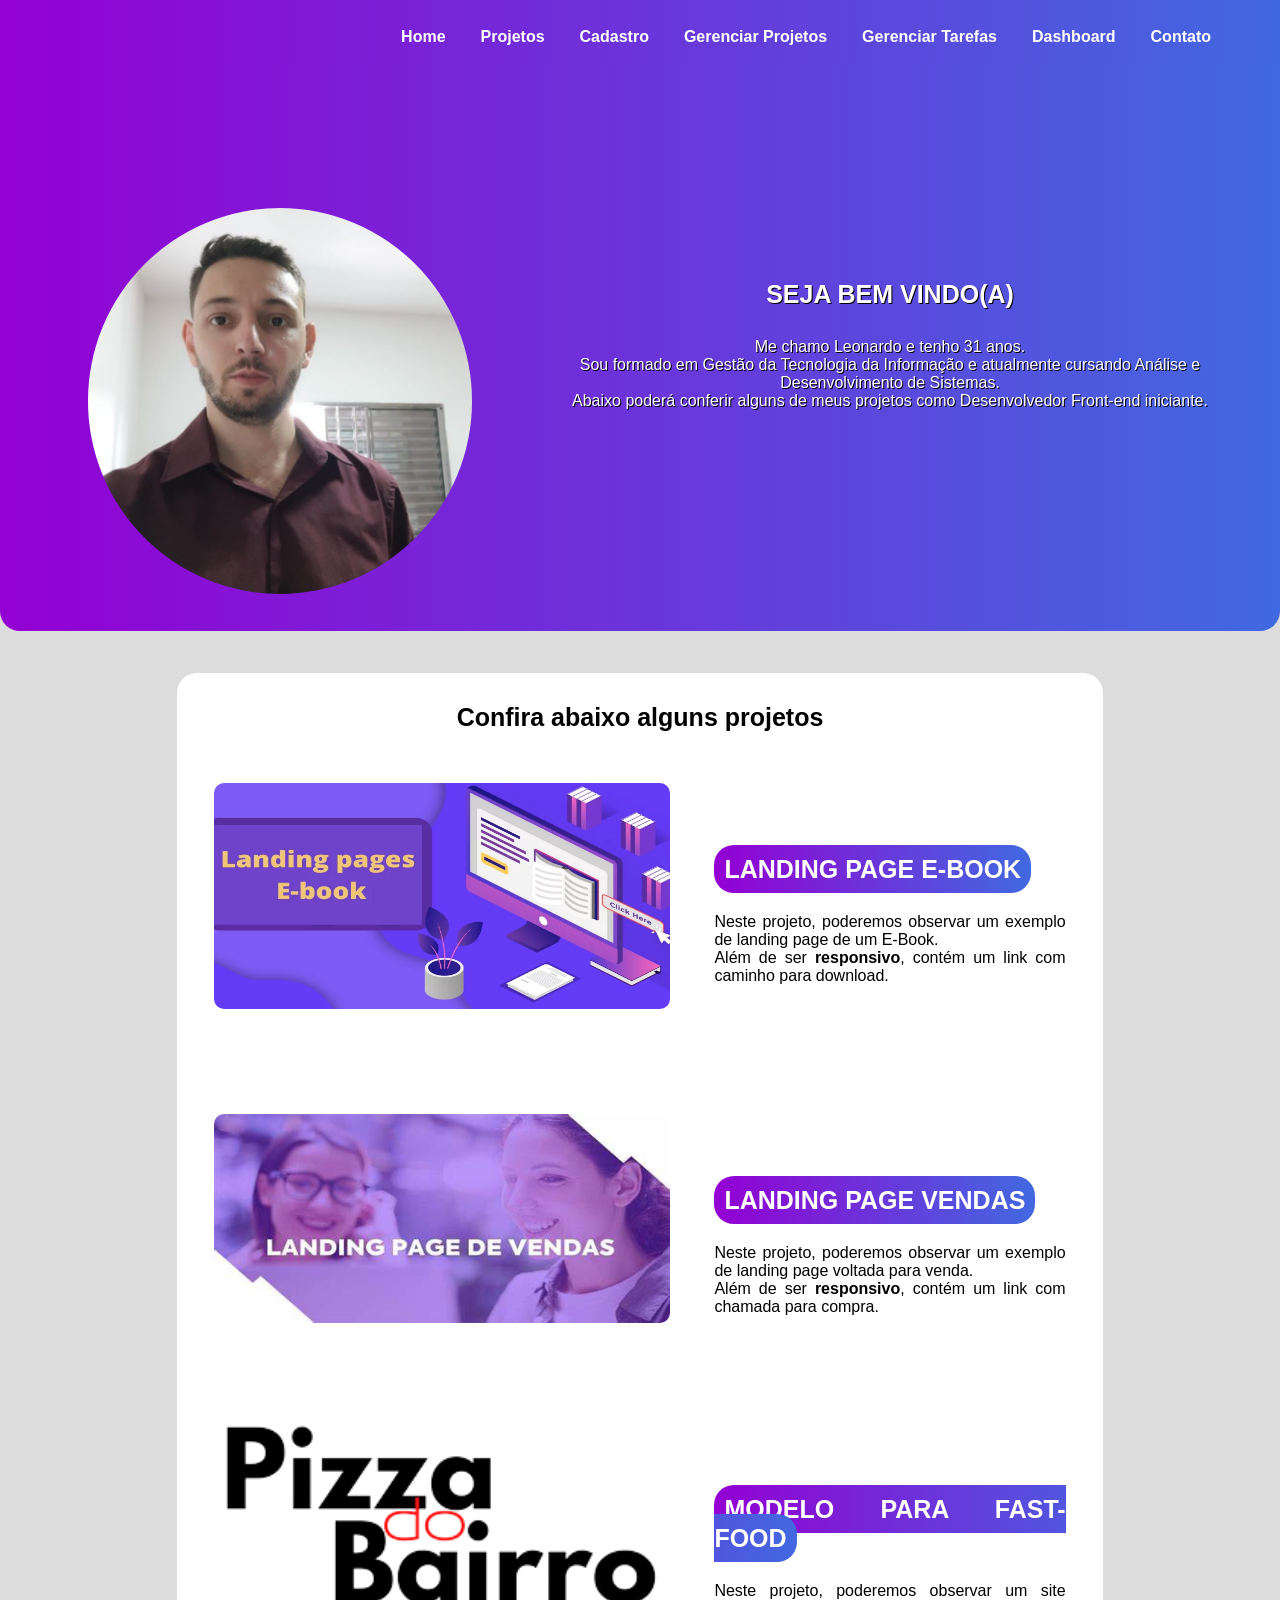
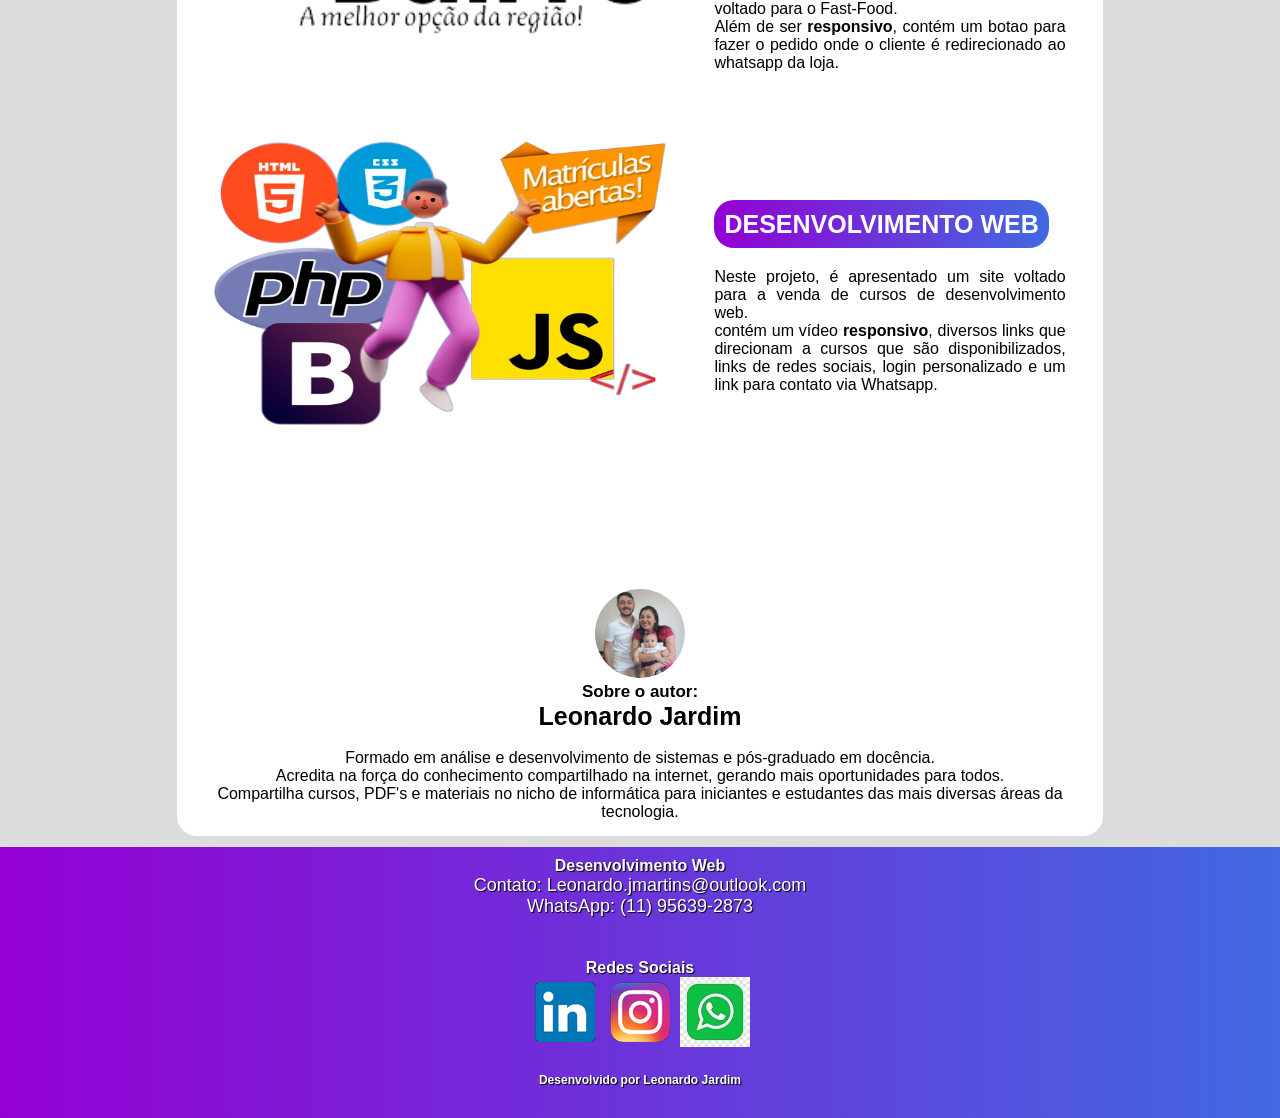
<file: index.html>
<!DOCTYPE html>
<html lang="pt-br">
<head>
	<meta charset="utf-8">
	<meta name="viewport" content="width=device-width, initial-scale=1">
	<link rel="stylesheet" type="text/css" href="css/estilo.css">
	<title>Portfolio</title>
	<style type="text/css">
		


	</style>
</head>

<body>

<header>
<a href="#Home"></a>
       
	

<nav>
    <a href="#">Home</a>
    <a href="#projetos">Projetos</a>
    <a href="cadastro.html">Cadastro</a>
    <a href="gerenciar-projetos.html">Gerenciar Projetos</a>
    <a href="gerenciar-tarefas.html">Gerenciar Tarefas</a>
    <a href="dashboard.html">Dashboard</a>
    <a href="#contato">Contato</a>
</nav>


</header>
<!-- AQUI VEM UM COMPLEMENTO AO TOPO-->
<section class="conteudo-corpo" id="grid-conteudo-corpo">

		<div class="grid-corpo">
			<div id="corpo" >
				<br>
				<img class="imagens-corpo" id="imagem-topo" src="img/leonardocapa.jpg" alt="Imagem topo TECTREINAMENTOS">
			</div>
		<div>
			
			<br><br><br><br><br>
			<h2><strong>SEJA BEM VINDO(A)</strong><br><br></h2>
			<p> Me chamo Leonardo e tenho 31 anos.<br>Sou formado em Gestão da Tecnologia da Informação e atualmente cursando Análise e Desenvolvimento de Sistemas.<br>
			Abaixo poderá conferir alguns de meus projetos como Desenvolvedor Front-end iniciante.</p>
		</div>
		<a href="#" id="projetos"></a>
		
		
	</div>
</section>
<br>



<!-- AQUI VEM O CONTEUDO PRINCIPAL-->

<br>
<section class="container">
	<h1><strong>Confira abaixo alguns projetos</strong></h1>
	<br>


	<section class="conteudo" id="grid-conteudo">

		<div class="grid-corpo">
			<div id="corpo" >
				<br>
				<img class="imagens-corpo" src="img/landingebook.webp" alt="Imagem Ebook">
			</div>
		<div>
			<br><br><br><br><br>
			<span class="projetos">
				<h2 class="titulo-topo"><strong><a class="link-titulo" href="https://leolandingpage.netlify.app/" target="_blank"> LANDING PAGE E-BOOK</a></strong><br><br></h2>
			<p> Neste projeto, poderemos observar um exemplo de landing page de um E-Book.<br>Além de ser <strong>responsivo</strong>, contém um link com caminho para download.<br></p>
			</span>
		</div>
		
		
	    </div>
    </section>
<br>
<section class="conteudo" id="grid-conteudo">

		<div class="grid-corpo">
			<div id="corpo" >
				<br>
				<img class="imagens-corpo" src="img/landingpagevenda.jpg" alt="Imagem Venda">
			</div>
		<div>
			<br><br><br><br><br>
			<span class="projetos">
				<h2 class="titulo-topo"><strong><a class="link-titulo" href="https://leolandingpagevendas.netlify.app/" target="_blank"> LANDING PAGE VENDAS</a></strong><br><br></h2>
			<p> Neste projeto, poderemos observar um exemplo de landing page voltada para venda.<br>Além de ser <strong>responsivo</strong>, contém um link com chamada para compra.<br></p>
			</span>
		</div>
		
		
	    </div>
    </section>
<br>
<section class="conteudo" id="grid-conteudo">

		<div class="grid-corpo">
			<div id="corpo" >
				<br>
				<img class="imagens-corpo" src="img/pizzaBairro.png" alt="Imagem Pizzaria">
			</div>
		<div>
			<br><br><br><br><br>
			<span class="projetos">
				<h2 class="titulo-topo"><strong><a class="link-titulo" href="https://leopizzabairro.netlify.app/" target="_blank"> MODELO PARA FAST-FOOD</a></strong><br><br></h2>
			<p> Neste projeto, poderemos observar um site voltado para o Fast-Food.<br>Além de ser <strong> responsivo</strong>, contém um botao para fazer o pedido onde o cliente é redirecionado ao whatsapp da loja.<br></p>
			</span>
		</div>
		
		
	    </div>
    </section>
<br>
<section class="conteudo" id="grid-conteudo">

		<div class="grid-corpo">
			<div id="corpo" >
				<br>
				<img class="imagens-corpo" src="img/boneco.png" alt="Imagem Venda Cursos">
			</div>
		<div>
			<br><br><br><br><br>
			<span class="projetos">
				<h2 class="titulo-topo"><strong><a class="link-titulo" href="https://cursosdevweb.netlify.app/" target="_blank"> DESENVOLVIMENTO WEB</a></strong><br><br></h2>
			<p> Neste projeto, é apresentado um site voltado para a venda de cursos de desenvolvimento web.<br>contém um vídeo <strong>responsivo</strong>, diversos links que direcionam a cursos que são disponibilizados, links de redes sociais, login personalizado e  um link para contato via Whatsapp.<br></p>
			</span>
		</div>
		
		
	    </div>
    </section>
<br>


	<br>

	
	


<a href="#" id="contato"></a>


	<br><br><br>
	<figure>
		<img class="imagens-site" id="prof" src="img/leonardoo.jpg" alt="Prof. Wagner Cardoso">
	</figure>
	<h3>Sobre o autor:</h3>
	<h2>Leonardo Jardim</h2>
	<br>
	<p>Formado em análise e desenvolvimento de sistemas e pós-graduado em docência.</p>
	<p>Acredita na força do conhecimento compartilhado na internet, gerando mais oportunidades para todos.</p>
	<p>Compartilha cursos, PDF's e materiais no nicho de informática para iniciantes e estudantes das mais diversas áreas da tecnologia.</p>
</section>
<br>

<footer>
	
	<h4>Desenvolvimento Web</h4>
	<p>Contato: Leonardo.jmartins@outlook.com</p>
	<p>WhatsApp: (11) 95639-2873</p>
	<br>
	<br>
	<h4>Redes Sociais</h4>
	<a href="https://www.linkedin.com/public-profile/settings?trk=d_flagship3_profile_self_view_public_profile" target="_blank" ><img src="img/linkedin.png" alt="LinkedIn" > </a>
	<a href="#"><img src="img/instagram.png" alt="Instagram" > </a>
	<a href="https://api.whatsapp.com/send?phone=5511956392873&text=Ol%C3%A1%20Leonardo,%20gostei%20do%20seu%20portf%C3%B3lio!" target="_blank" ><img src="img/whatsmidia.jpg" alt="Whatsapp" > </a>
	<br>
	<br>
	<h6>Desenvolvido por Leonardo Jardim</h6>
	<br>
</footer>

</body>

</html>
</file>
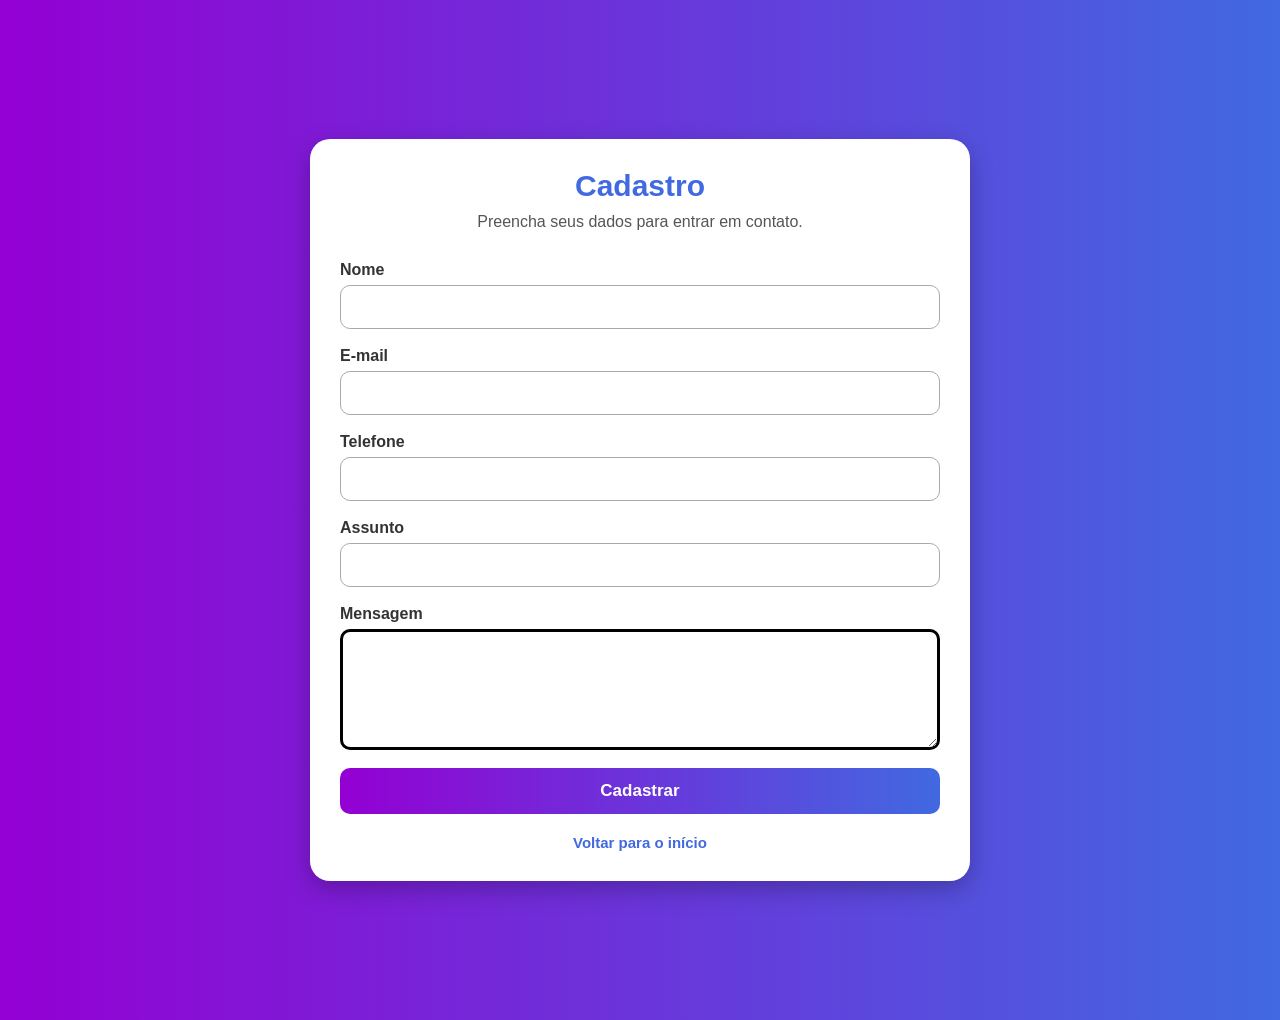
<file: cadastro.html>
<!DOCTYPE html>
<html lang="pt-BR">
<head>
    <meta charset="UTF-8">
    <meta name="viewport" content="width=device-width, initial-scale=1.0">
    <title>Cadastro | Leonardo Martins</title>

    <link rel="stylesheet" href="css/estilo.css">
</head>

<body>

    <main class="cadastro-container">
        <section class="cadastro-card">

            <h1>Cadastro</h1>
            <p>Preencha seus dados para entrar em contato.</p>

            <form id="form-cadastro">

                <div class="campo">
                    <label for="nome">Nome</label>
                    <input
                        type="text"
                        id="nome"
                        name="nome"
                        required
                    >
                </div>

                <div class="campo">
                    <label for="email">E-mail</label>
                    <input
                        type="email"
                        id="email"
                        name="email"
                        required
                    >
                </div>

                <div class="campo">
                    <label for="telefone">Telefone</label>
                    <input
                        type="tel"
                        id="telefone"
                        name="telefone"
                    >
                </div>

                <div class="campo">
                    <label for="assunto">Assunto</label>
                    <input
                        type="text"
                        id="assunto"
                        name="assunto"
                    >
                </div>

                <div class="campo">
                    <label for="mensagem">Mensagem</label>
                    <textarea
                        id="mensagem"
                        name="mensagem"
                        rows="5"
                        required
                    ></textarea>
                </div>

                <button type="submit">
                    Cadastrar
                </button>

                <p id="mensagem-status"></p>

            </form>

            <a href="index.html">Voltar para o início</a>

        </section>
    </main>

        <script src="cadastro.js"></script>
</body>
</html>
</file>
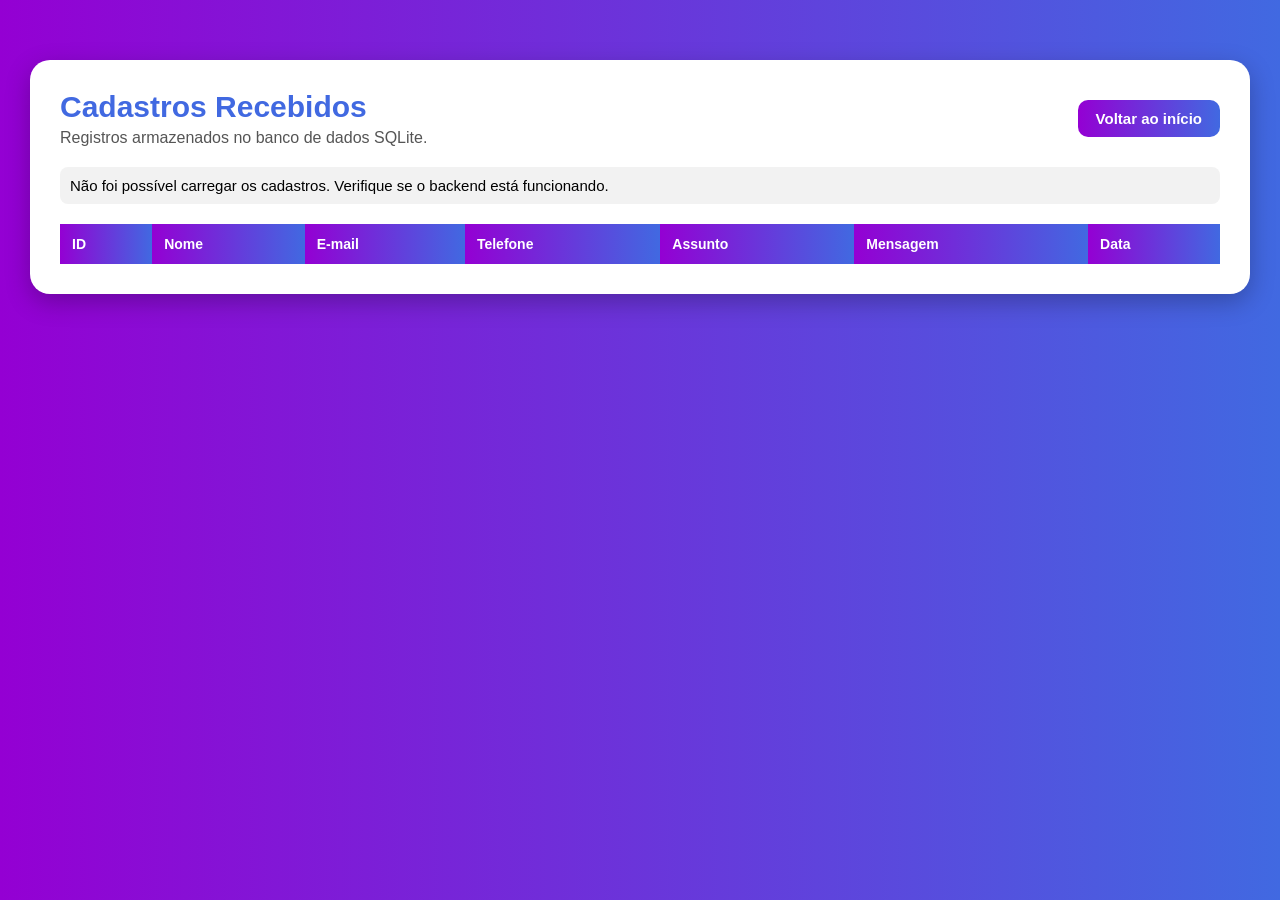
<file: contatos.html>
<!DOCTYPE html>
<html lang="pt-BR">

<head>
    <meta charset="UTF-8">
    <meta name="viewport" content="width=device-width, initial-scale=1.0">

    <title>Cadastros | Leonardo Martins</title>

    <link rel="stylesheet" href="css/estilo.css">
</head>

<body>

    <main class="consulta-container">

        <section class="consulta-card">

            <div class="consulta-topo">
                <div>
                    <h1>Cadastros Recebidos</h1>
                    <p>
                        Registros armazenados no banco de dados SQLite.
                    </p>
                </div>

                <a href="index.html">Voltar ao início</a>
            </div>

            <div id="status-consulta">
                Carregando cadastros...
            </div>

            <div class="tabela-container">

                <table id="tabela-contatos">

                    <thead>
                        <tr>
                            <th>ID</th>
                            <th>Nome</th>
                            <th>E-mail</th>
                            <th>Telefone</th>
                            <th>Assunto</th>
                            <th>Mensagem</th>
                            <th>Data</th>
                        </tr>
                    </thead>

                    <tbody id="lista-contatos">
                    </tbody>

                </table>

            </div>

        </section>

    </main>

    <script src="contatos.js"></script>

</body>

</html>
</file>
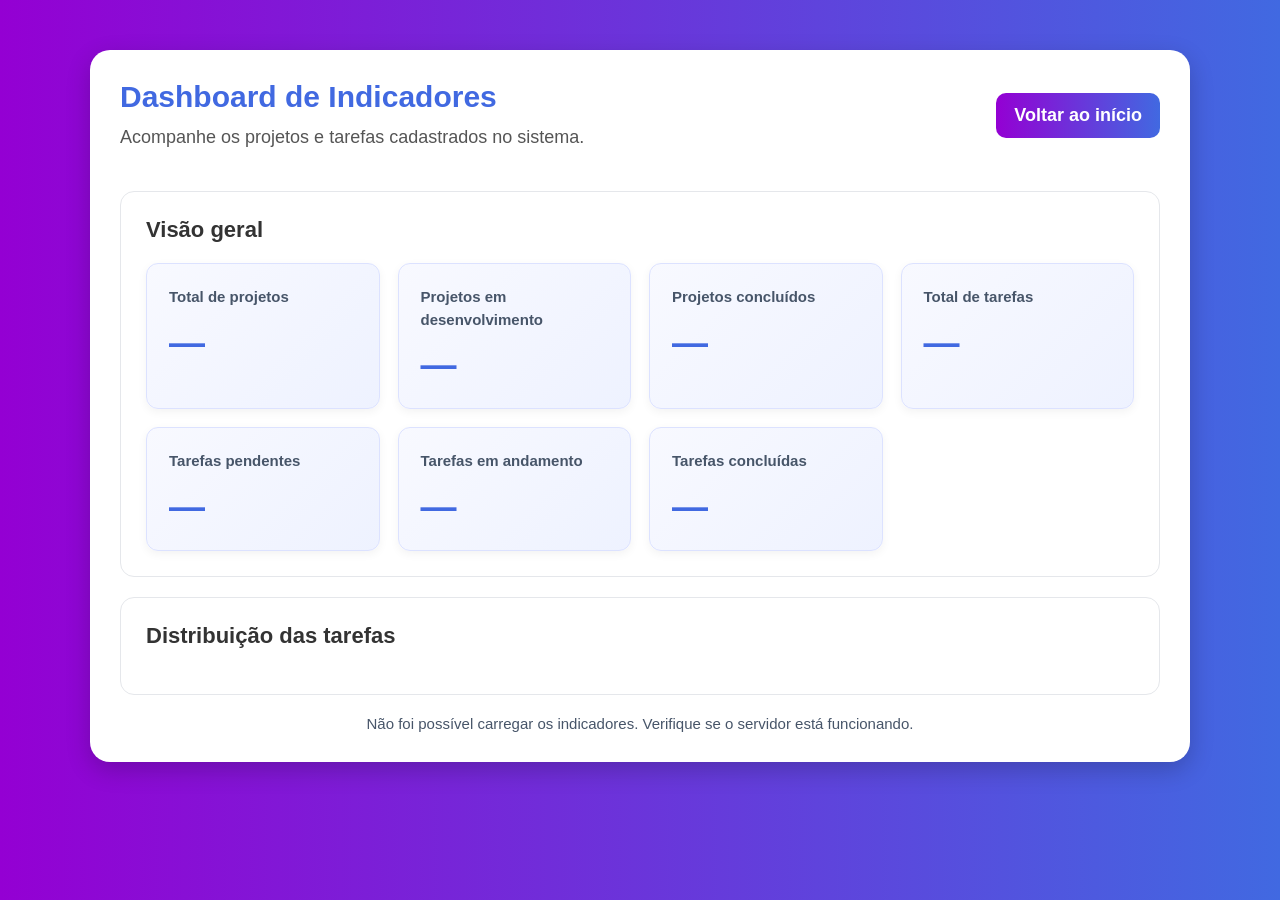
<file: dashboard.html>
<!DOCTYPE html>
<html lang="pt-BR">
<head>
    <meta charset="UTF-8">
    <meta name="viewport"
          content="width=device-width, initial-scale=1.0">

    <title>Dashboard | Leonardo Martins</title>

    <link rel="stylesheet" href="css/estilo.css">
</head>

<body>
    <main class="gerenciamento-container">
        <section class="gerenciamento-card">

            <header class="gerenciamento-topo">
                <div>
                    <h1>Dashboard de Indicadores</h1>
                    <p>
                        Acompanhe os projetos e tarefas
                        cadastrados no sistema.
                    </p>
                </div>

                <a href="index.html" class="voltar-inicio">
                    Voltar ao início
                </a>
            </header>

            <section class="dashboard-resumo"
                     aria-label="Indicadores gerais">

                <h2>Visão geral</h2>

                <div class="dashboard-cards">

                    <article class="dashboard-card">
                        <h3>Total de projetos</h3>
                        <p id="total-projetos">—</p>
                    </article>

                    <article class="dashboard-card">
                        <h3>Projetos em desenvolvimento</h3>
                        <p id="projetos-desenvolvimento">—</p>
                    </article>

                    <article class="dashboard-card">
                        <h3>Projetos concluídos</h3>
                        <p id="projetos-concluidos">—</p>
                    </article>

                    <article class="dashboard-card">
                        <h3>Total de tarefas</h3>
                        <p id="total-tarefas">—</p>
                    </article>

                    <article class="dashboard-card">
                        <h3>Tarefas pendentes</h3>
                        <p id="tarefas-pendentes">—</p>
                    </article>

                    <article class="dashboard-card">
                        <h3>Tarefas em andamento</h3>
                        <p id="tarefas-andamento">—</p>
                    </article>

                    <article class="dashboard-card">
                        <h3>Tarefas concluídas</h3>
                        <p id="tarefas-concluidas">—</p>
                    </article>

                </div>
            </section>

            <section class="dashboard-graficos">
                <h2>Distribuição das tarefas</h2>

                <div id="grafico-tarefas"
                     aria-label="Gráfico de tarefas por status">
                </div>
            </section>

            <p id="mensagem-dashboard"
               role="status"
               aria-live="polite">
                Aguardando carregamento...
            </p>

        </section>
    </main>

    <script src="dashboard.js"></script>
</body>
</html>
</file>
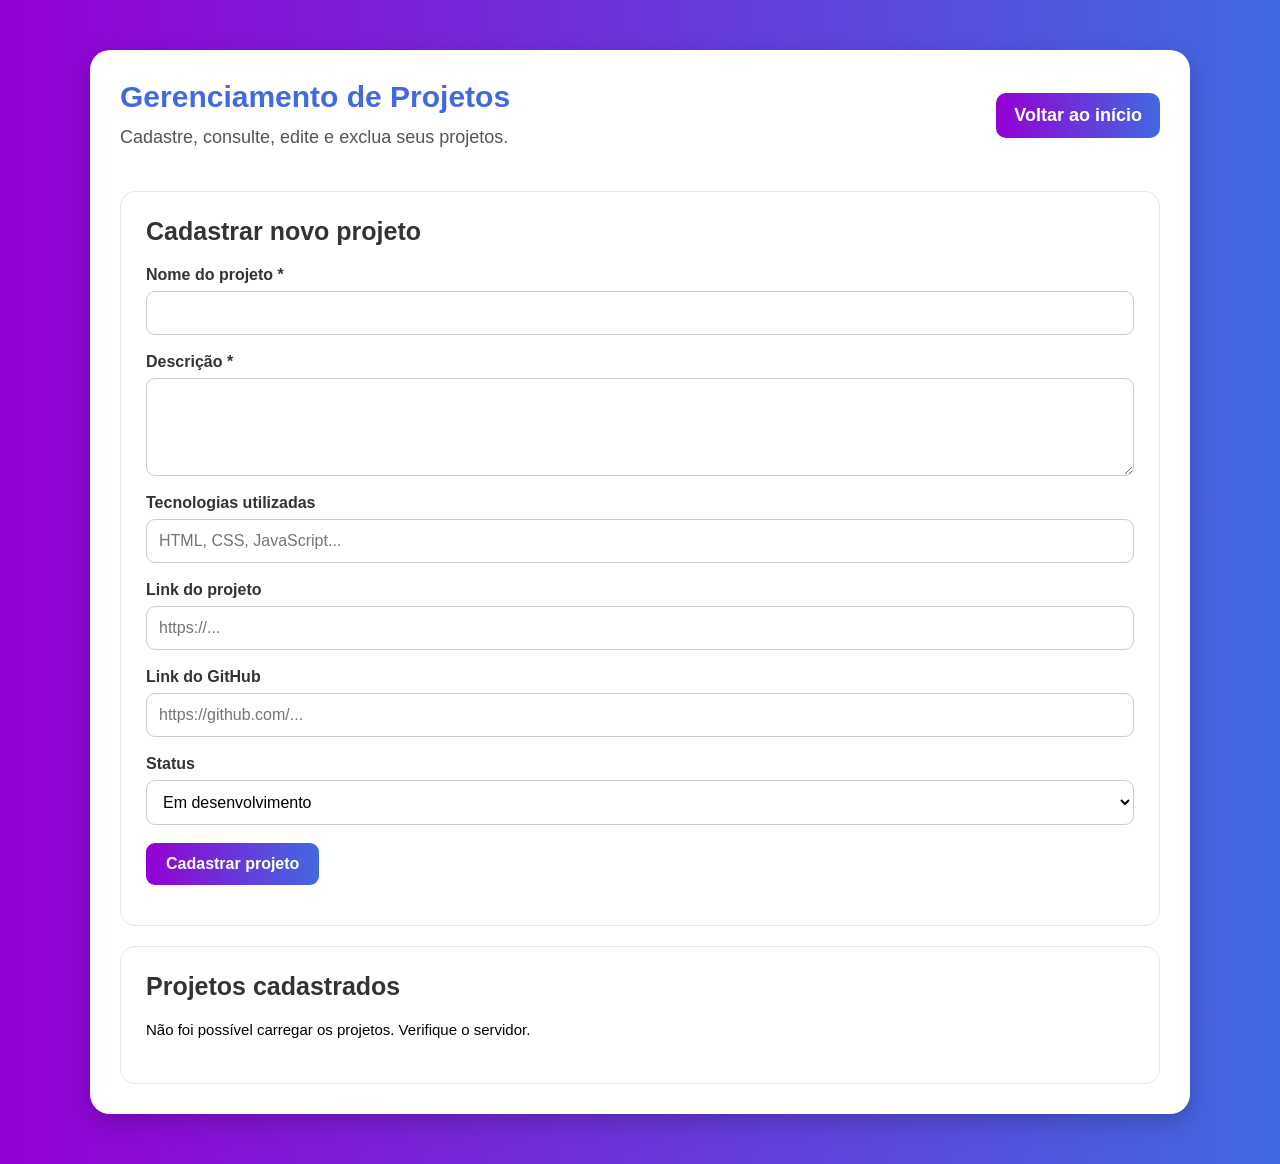
<file: gerenciar-projetos.html>
<!DOCTYPE html>
<html lang="pt-BR">
<head>
    <meta charset="UTF-8">
    <meta name="viewport"
          content="width=device-width, initial-scale=1.0">

    <title>Gerenciar Projetos | Leonardo Martins</title>

    <link rel="stylesheet" href="css/estilo.css">
</head>

<body>

    <main class="gerenciamento-container">

        <section class="gerenciamento-card">

            <header class="gerenciamento-topo">
                <div>
                    <h1>Gerenciamento de Projetos</h1>
                    <p>
                        Cadastre, consulte, edite e exclua
                        seus projetos.
                    </p>
                </div>

                <a href="index.html" class="voltar-inicio">
                    Voltar ao início
                </a>
            </header>

            <!-- FORMULÁRIO DE PROJETOS -->

            <section class="projeto-formulario">

                <h2 id="titulo-formulario">
                    Cadastrar novo projeto
                </h2>

                <form id="form-projeto">

                    <input type="hidden" id="projeto-id">

                    <div class="campo">
                        <label for="nome-projeto">
                            Nome do projeto *
                        </label>

                        <input
                            type="text"
                            id="nome-projeto"
                            required
                        >
                    </div>

                    <div class="campo">
                        <label for="descricao-projeto">
                            Descrição *
                        </label>

                        <textarea
                            id="descricao-projeto"
                            rows="4"
                            required
                        ></textarea>
                    </div>

                    <div class="campo">
                        <label for="tecnologias-projeto">
                            Tecnologias utilizadas
                        </label>

                        <input
                            type="text"
                            id="tecnologias-projeto"
                            placeholder="HTML, CSS, JavaScript..."
                        >
                    </div>

                    <div class="campo">
                        <label for="link-projeto">
                            Link do projeto
                        </label>

                        <input
                            type="url"
                            id="link-projeto"
                            placeholder="https://..."
                        >
                    </div>

                    <div class="campo">
                        <label for="link-github">
                            Link do GitHub
                        </label>

                        <input
                            type="url"
                            id="link-github"
                            placeholder="https://github.com/..."
                        >
                    </div>

                    <div class="campo">
                        <label for="status-projeto">
                            Status
                        </label>

                        <select id="status-projeto">
                            <option value="Em desenvolvimento">
                                Em desenvolvimento
                            </option>

                            <option value="Concluído">
                                Concluído
                            </option>
                        </select>
                    </div>

                    <div class="acoes-formulario">

                        <button type="submit" id="btn-salvar">
                            Cadastrar projeto
                        </button>

                        <button
                            type="button"
                            id="btn-cancelar"
                            hidden
                        >
                            Cancelar edição
                        </button>

                    </div>

                    <p id="mensagem-projeto"
                       role="status"
                       aria-live="polite"></p>

                </form>

            </section>

            <!-- LISTAGEM DE PROJETOS -->

            <section class="projetos-cadastrados">

                <h2>Projetos cadastrados</h2>

                <p id="status-listagem"
                   role="status"
                   aria-live="polite">
                    Aguardando carregamento...
                </p>

                <div id="lista-projetos"
                     class="lista-projetos">
                </div>

            </section>

        </section>

    </main>

    <script src="gerenciar-projetos.js"></script>

</body>
</html>
</file>
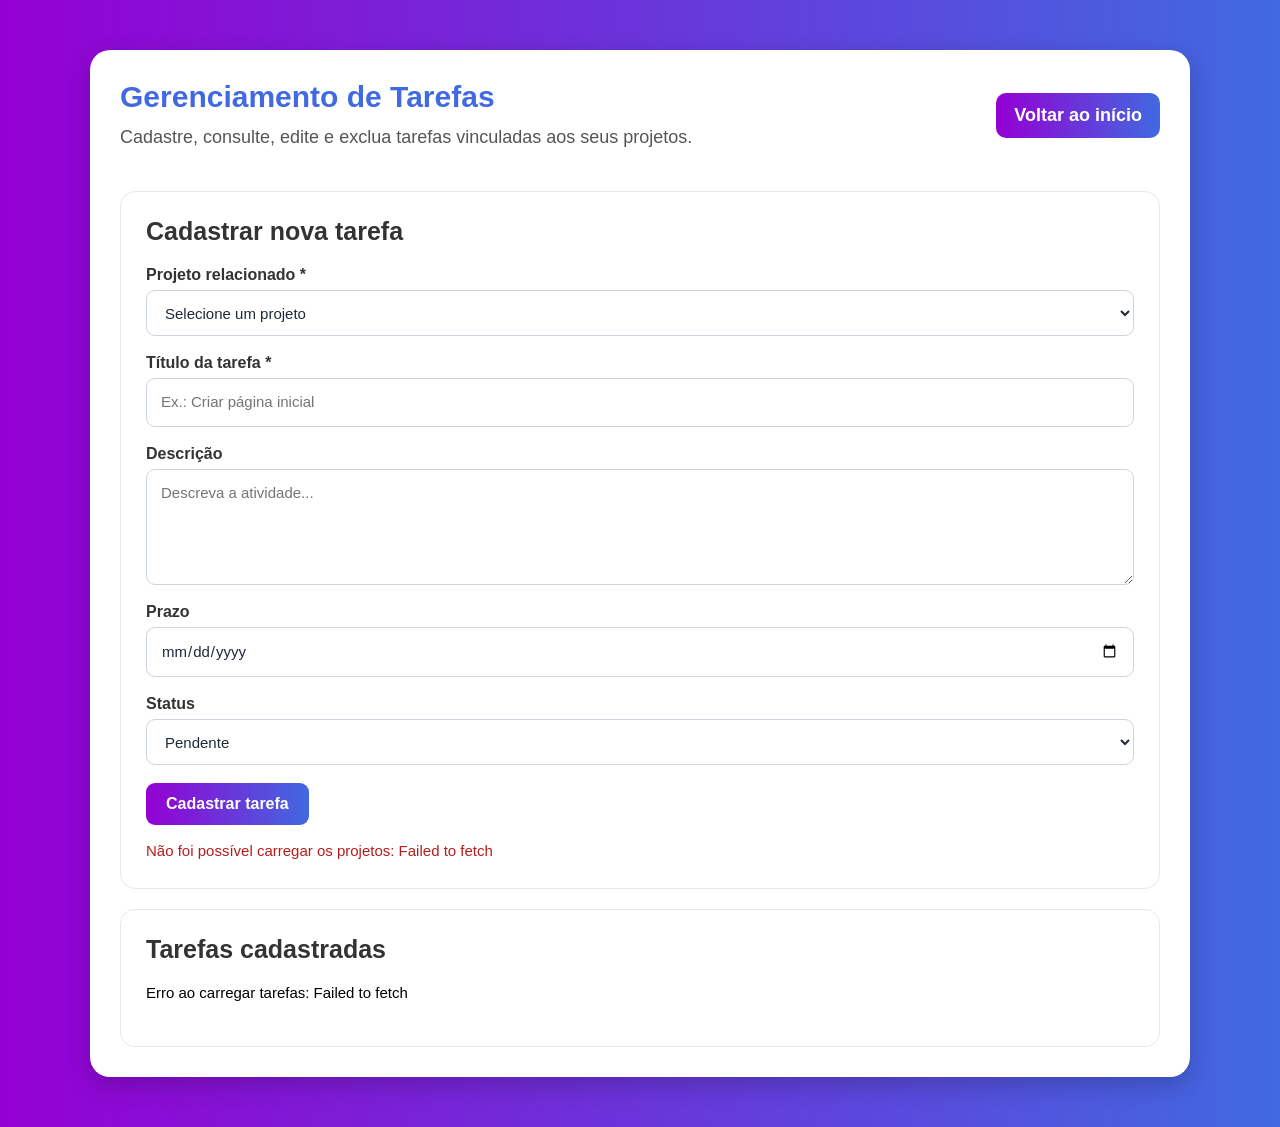
<file: gerenciar-tarefas.html>
<!DOCTYPE html>
<html lang="pt-BR">
<head>
    <meta charset="UTF-8">
    <meta name="viewport"
          content="width=device-width, initial-scale=1.0">

    <title>Gerenciar Tarefas | Leonardo Martins</title>

    <link rel="stylesheet" href="css/estilo.css">
</head>

<body>

    <main class="gerenciamento-container">

        <section class="gerenciamento-card">

            <header class="gerenciamento-topo">
                <div>
                    <h1>Gerenciamento de Tarefas</h1>
                    <p>
                        Cadastre, consulte, edite e exclua
                        tarefas vinculadas aos seus projetos.
                    </p>
                </div>

                <a href="index.html" class="voltar-inicio">
                    Voltar ao início
                </a>
            </header>

            <!-- FORMULÁRIO DE TAREFAS -->

            <section class="projeto-formulario">

                <h2 id="titulo-formulario">
                    Cadastrar nova tarefa
                </h2>

                <form id="form-tarefa">

                    <input type="hidden" id="tarefa-id">

                    <div class="campo">
                        <label for="projeto-tarefa">
                            Projeto relacionado *
                        </label>

                        <select id="projeto-tarefa" required>
                            <option value="">
                                Selecione um projeto
                            </option>
                        </select>
                    </div>

                    <div class="campo">
                        <label for="titulo-tarefa">
                            Título da tarefa *
                        </label>

                        <input
                            type="text"
                            id="titulo-tarefa"
                            placeholder="Ex.: Criar página inicial"
                            required
                        >
                    </div>

                    <div class="campo">
                        <label for="descricao-tarefa">
                            Descrição
                        </label>

                        <textarea
                            id="descricao-tarefa"
                            rows="4"
                            placeholder="Descreva a atividade..."
                        ></textarea>
                    </div>

                    <div class="campo">
                        <label for="prazo-tarefa">
                            Prazo
                        </label>

                        <input
                            type="date"
                            id="prazo-tarefa"
                        >
                    </div>

                    <div class="campo">
                        <label for="status-tarefa">
                            Status
                        </label>

                        <select id="status-tarefa">
                            <option value="Pendente">
                                Pendente
                            </option>

                            <option value="Em andamento">
                                Em andamento
                            </option>

                            <option value="Concluída">
                                Concluída
                            </option>
                        </select>
                    </div>

                    <div class="acoes-formulario">

                        <button type="submit" id="btn-salvar">
                            Cadastrar tarefa
                        </button>

                        <button
                            type="button"
                            id="btn-cancelar"
                            hidden
                        >
                            Cancelar edição
                        </button>

                    </div>

                    <p id="mensagem-tarefa"
                       role="status"
                       aria-live="polite"></p>

                </form>

            </section>

            <!-- LISTAGEM DE TAREFAS -->

            <section class="projetos-cadastrados">

                <h2>Tarefas cadastradas</h2>

                <p id="status-listagem"
                   role="status"
                   aria-live="polite">
                    Aguardando carregamento...
                </p>

                <div id="lista-tarefas"
                     class="lista-projetos">
                </div>

            </section>

        </section>

    </main>

    <script src="gerenciar-tarefas.js"></script>

</body>
</html>
</file>
<file: css/estilo.css>
/*AQUI INICIAMOS A ESTRUTURA*/
        *{
			margin: 0;
			border: 0;
			padding:0;

		}
		html{
			font-family: arial;
			font-size: 62.5%;
		}
		body{
			background-color: #dcdcdc;
		}
		header{
			background: linear-gradient(to left, #4169E1, #9400D3);
			color: #fff;
			font-size: 1.8rem;
			padding: 0.5rem;
			padding-top: 2rem;
			position: fixed;
			width: 100%;
			z-index: 1;


			

		}
		@media(min-width: 300px) and (max-width: 820px){
			header{
			background: linear-gradient(to left, #4169E1, #9400D3);
			color: #fff;
			text-align: center;
			font-size: 1.6rem;
			padding: 0.5rem;
			padding-top: 1rem;
			position: fixed;
			width: 100%;
			height: 100px;
			z-index: 1;



		}
		}
		footer{
			background: linear-gradient(to left, #4169E1, #9400D3);
			color: #fff;
			font-size: 1.8rem;
			padding: 1rem;
			text-align: center;
			text-shadow: 1px 1px 1px #000;
		}
		.conteudo{
			font-size: 1.6rem;
			background-color: #fff;
			padding: 1.5rem;
			margin: 0 auto;
			text-align: justify;
			max-width: 95%;
		}
		.conteudo-corpo{
			background: linear-gradient(to left, #4169E1, #9400D3);
			font-size: 1.6rem;
			background-color: #fff;
			padding: 1.5rem;
			margin: 0 auto;
			text-align: justify;
			max-width: 100%;
			padding-top: 19rem;

		}
		@media(min-width: 300px) and (max-width: 820px){
			.conteudo-corpo{
			background: linear-gradient(to left, #4169E1, #9400D3);
			font-size: 1.6rem;
			background-color: #fff;
			padding: 1.5rem;
			margin: 0 auto;
			text-align: justify;
			max-width: 100%;
			padding-top: 18rem;

		}
		}
		.container{
			font-size: 1.6rem;
			background-color: #fff;
			padding: 1.5rem;
			margin: 0 auto;
			margin-top: 2rem;
			text-align: center;
			max-width: 70%;
			padding-top: 3rem;
			position: relative;
			border-radius: 20px;
		}
		@media(min-width: 300px) and (max-width: 820px){
			.container{
			font-size: 1.6rem;
			background-color: #fff;
			padding: 1.5rem;
			margin: 0 auto;
			margin-top: 9rem;
			text-align: center;
			max-width: 90%;
			padding-top: 3rem;
			border-radius: 20px;
		}

		}
		/*AQUI INICIAMOS AS FONTES DO SITE*/

		h1{
			font-size: 2.5rem;
		}

		h2{
			font-size: 2.5rem;

		}
		h2.titulo-topo{
			font-size: 2.5rem;
			color: rgb(0, 0, 155);

		}

		h3{
			font-size: 1.7rem;
		}

		h4{
			font-size: 1.6rem;
		}
		.projetos{
			color: #000;
			text-shadow: none;


		}

         /*CONTROLE DE IMAGENS*/  
		figure{
			text-align: center;
		}
		
		.imagens-site{
			border-radius: 5px;
			width: 20%;
			height: 5%;
		}
		@media(min-width: 300px) and (max-width: 820px){
			.imagens-site{
			border-radius: 5px;
			width: 90%;
			height: 70%;
		}
		}
		.imagens-corpo{
			width: 95%;
			height: 80%;
			border-radius: 10px

		}
		#prof{
			border-radius: 100%;
			width: 10%;
			height: 2.5%;
		}
		@media(min-width: 300px) and (max-width: 820px){
			#prof{
			border-radius: 100%;
			width: 60%;
			height: 40%;
		}

		}
		#imagem-topo{
			border-radius: 100%;
			width: 80%;
			height: 95%;
		}
		@media(min-width: 300px) and (max-width: 820px){
			#imagem-topo{
			border-radius: 100%;
			width: 65%;
			height: 85%;
		}

		}
		
		

			
			
		
		/*CONTROLES DE GRIDS*/
		#grid-conteudo{
			background-color: #fff;
			color: #000;
		}
		.grid{
			display: grid;
			grid-template-columns: repeat(auto-fill,minmax(300px, 1fr));
			grid-gap: 1px;
			max-width: 1200px;
			margin: 0 auto;
		}
		.grid div{
			background-color: #fff;
			text-align: center;
			padding: 2px;


		}
		/* AQUI INICIA A CONFIGURAÇÃO DE GRIDS PARA  TOPO */
		#grid-conteudo-corpo{
			text-align: center;
			border-radius: 20px;

		}
		.grid-corpo{
			display: grid;
			grid-template-columns: 480px 1fr;
			grid-gap: 20px;
			max-width: 1200px;
			margin: 0 auto;
			color: #fff;
			text-shadow: 1px 1px #000;
		}
		@media(min-width: 300px) and (max-width: 820px){
			.grid-corpo{
			display: grid;
			grid-template-columns: repeat(auto-fill,minmax(300px, 1fr));
			grid-gap: 1px;
			max-width: 1200px;
			margin: 0 auto;
			color: #fff;
			text-shadow: 1px 1px #000;
		}
		}
		.grid div#corpo{
			text-align: center;
			padding: 1px;
			padding-bottom: 5px;


		}
		/*AQUI INICIA A CONFIGURAÇÃO DE FORMULARIO*/
		#formulario{
			background-color: #dcdcdc;
		}
		input{
			border: solid;
			padding: 5px;
			border-radius: 10px;
			font-size: 1.8rem;
		}
		#mensagem{
			border: solid;
			padding: 5px;
			border-radius: 10px;
			font-size: 1.8rem;
		}
		#btn-limpar{
			background-color: #ff0000;
			color: #fff;
			text-align: center;
			padding: 5px;
			font-weight: bold;

		}
		#btn-enviar{
			background-color: #008000;
			color: #fff;
			text-align: center;
			padding: 5px;
			font-weight: bold;
		}
		nav{
			text-align: right;
			font-size: 1.6rem;
			word-spacing: 10px;
			margin-right: 5%;
			padding-bottom: 5px;

		}
		@media(min-width: 300px) and (max-width: 820px){
			nav{
			text-align: center;
			font-size: 1.6rem;
			word-spacing: 5px;
			padding-bottom: 1px;

		}
		}
		a{
			text-decoration: none;
			color: #fff;
			font-weight: bold;
			

		}
		a:hover{
			color: #000;
			
			

		}
		a.link-titulo{
			font-size: 2.5rem;
			color: #fff;
			background: linear-gradient(to left, #4169E1, #9400D3);
			border-radius: 20px;
			padding: 10px;
		}
		@media(min-width: 300px) and (max-width: 820px){
			a.link-titulo{
			font-size: 1.8rem;
			color: #fff;
			background: linear-gradient(to left, #4169E1, #9400D3);
			border-radius: 20px;
			padding: 10px;
		}
		}


		a:hover.link-titulo{
			color:#000;
			text-decoration: underline;
		}

		/* =====================================================
   PÁGINA DE CADASTRO
===================================================== */

.cadastro-container {
	min-height: 100vh;
	display: flex;
	justify-content: center;
	align-items: center;
	padding: 6rem 2rem;
	background: linear-gradient(to left, #4169E1, #9400D3);
}

.cadastro-card {
	width: 100%;
	max-width: 600px;
	background-color: #fff;
	padding: 3rem;
	border-radius: 20px;
	box-shadow: 0 8px 25px rgba(0, 0, 0, 0.25);
	color: #000;
}

.cadastro-card h1 {
	font-size: 3rem;
	text-align: center;
	color: #4169E1;
	margin-bottom: 1rem;
}

.cadastro-card > p {
	font-size: 1.6rem;
	text-align: center;
	margin-bottom: 3rem;
	color: #555;
}

#form-cadastro {
	width: 100%;
}

.campo {
	display: flex;
	flex-direction: column;
	margin-bottom: 1.8rem;
}

.campo label {
	font-size: 1.6rem;
	font-weight: bold;
	margin-bottom: 0.6rem;
	color: #333;
}

/* Sobrescreve o input global apenas dentro do cadastro */
.cadastro-card input,
.cadastro-card textarea {
	width: 100%;
	box-sizing: border-box;
	border: 1px solid #aaa;
	padding: 1.2rem;
	border-radius: 10px;
	font-size: 1.6rem;
	font-family: Arial, sans-serif;
	background-color: #fff;
}

.cadastro-card input:focus,
.cadastro-card textarea:focus {
	outline: none;
	border-color: #4169E1;
	box-shadow: 0 0 5px rgba(65, 105, 225, 0.4);
}

.cadastro-card textarea {
	resize: vertical;
	min-height: 120px;
}

/* Botão principal */
#form-cadastro button {
	width: 100%;
	border: none;
	padding: 1.3rem;
	border-radius: 10px;
	font-size: 1.7rem;
	font-weight: bold;
	color: #fff;
	background: linear-gradient(to left, #4169E1, #9400D3);
	cursor: pointer;
	transition: 0.3s;
}

#form-cadastro button:hover {
	transform: translateY(-2px);
	box-shadow: 0 5px 12px rgba(0, 0, 0, 0.25);
}

/* Mensagem de retorno do backend */
#mensagem-status {
	margin-top: 1.5rem;
	font-size: 1.5rem;
	text-align: center;
}

/*
Seu CSS geral define todos os links como brancos.
Aqui mudamos somente o link da página de cadastro.
*/
.cadastro-card > a {
	display: block;
	margin-top: 2rem;
	text-align: center;
	font-size: 1.5rem;
	color: #4169E1;
	text-decoration: none;
}

.cadastro-card > a:hover {
	color: #9400D3;
	text-decoration: underline;
}

/* RESPONSIVO */
@media (min-width: 300px) and (max-width: 820px) {

	.cadastro-container {
		padding: 3rem 1.5rem;
		align-items: flex-start;
	}

	.cadastro-card {
		margin-top: 3rem;
		padding: 2rem;
		border-radius: 15px;
	}

	.cadastro-card h1 {
		font-size: 2.5rem;
	}

	.cadastro-card > p {
		font-size: 1.5rem;
	}

	.campo label {
		font-size: 1.5rem;
	}

	.cadastro-card input,
	.cadastro-card textarea {
		font-size: 1.5rem;
	}
}

/* =====================================================
   CONSULTA DE CADASTROS
===================================================== */

.consulta-container {
	min-height: 100vh;
	padding: 6rem 3rem;
	background: linear-gradient(to left, #4169E1, #9400D3);
	box-sizing: border-box;
}

.consulta-card {
	max-width: 1400px;
	margin: 0 auto;
	background-color: #fff;
	padding: 3rem;
	border-radius: 20px;
	box-shadow: 0 8px 25px rgba(0, 0, 0, 0.25);
}

.consulta-topo {
	display: flex;
	justify-content: space-between;
	align-items: center;
	gap: 2rem;
	margin-bottom: 2rem;
}

.consulta-topo h1 {
	font-size: 3rem;
	color: #4169E1;
	margin-bottom: 0.5rem;
}

.consulta-topo p {
	font-size: 1.6rem;
	color: #555;
}

.consulta-topo a {
	background: linear-gradient(to left, #4169E1, #9400D3);
	color: #fff;
	padding: 1rem 1.8rem;
	border-radius: 10px;
	font-size: 1.5rem;
	white-space: nowrap;
}

.consulta-topo a:hover {
	color: #fff;
	opacity: 0.85;
}

#status-consulta {
	font-size: 1.5rem;
	margin: 2rem 0;
	padding: 1rem;
	background-color: #f2f2f2;
	border-radius: 8px;
}

/* Permite rolagem horizontal em telas pequenas */
.tabela-container {
	width: 100%;
	overflow-x: auto;
}

#tabela-contatos {
	width: 100%;
	border-collapse: collapse;
	font-size: 1.4rem;
	background-color: #fff;
}

#tabela-contatos th {
	background: linear-gradient(to left, #4169E1, #9400D3);
	color: #fff;
	padding: 1.2rem;
	text-align: left;
}

#tabela-contatos td {
	padding: 1.2rem;
	border-bottom: 1px solid #ddd;
	vertical-align: top;
}

#tabela-contatos tbody tr:nth-child(even) {
	background-color: #f5f5f5;
}

#tabela-contatos tbody tr:hover {
	background-color: #e9ecff;
}

/* Evita que mensagens muito grandes destruam a tabela */
#tabela-contatos td:nth-child(6) {
	min-width: 250px;
	max-width: 400px;
}

/* RESPONSIVIDADE */
@media (min-width: 300px) and (max-width: 820px) {

	.consulta-container {
		padding: 2rem 1rem;
	}

	.consulta-card {
		padding: 1.5rem;
		border-radius: 15px;
	}

	.consulta-topo {
		flex-direction: column;
		align-items: flex-start;
	}

	.consulta-topo h1 {
		font-size: 2.4rem;
	}

	.consulta-topo a {
		width: 100%;
		box-sizing: border-box;
		text-align: center;
	}

	#tabela-contatos {
		font-size: 1.3rem;
	}
}

/* =========================================
   GERENCIAMENTO DE PROJETOS
========================================= */

.gerenciamento-container {
    min-height: 100vh;
    padding: 5rem 2rem;
    background: linear-gradient(to left, #4169E1, #9400D3);
    box-sizing: border-box;
}

.gerenciamento-card {
    max-width: 1100px;
    margin: 0 auto;
    padding: 3rem;
    background: #fff;
    border-radius: 20px;
    box-shadow: 0 8px 25px rgba(0, 0, 0, 0.2);
    box-sizing: border-box;
    font-size: 1.6rem;
}

/* Cabeçalho exclusivo desta página */
header.gerenciamento-topo {
    position: static;
    display: flex;
    justify-content: space-between;
    align-items: center;
    gap: 2rem;
    width: auto;
    padding: 0 0 2rem;
    background: none;
    color: #333;
    text-align: left;
    text-shadow: none;
}

.gerenciamento-topo h1 {
    font-size: 3rem;
    color: #4169E1;
    margin-bottom: 1rem;
}

.gerenciamento-topo p {
    color: #555;
    line-height: 1.5;
}

.gerenciamento-topo .voltar-inicio {
    display: inline-block;
    padding: 1.2rem 1.8rem;
    background: linear-gradient(to left, #4169E1, #9400D3);
    border-radius: 10px;
    color: white;
    text-decoration: none;
    white-space: nowrap;
}

.projeto-formulario,
.projetos-cadastrados {
    margin-top: 2rem;
    padding: 2.5rem;
    border: 1px solid #e5e7eb;
    border-radius: 15px;
}

.projeto-formulario h2,
.projetos-cadastrados h2 {
    color: #333;
    margin-bottom: 2rem;
}

#form-projeto .campo {
    display: flex;
    flex-direction: column;
    margin-bottom: 1.8rem;
}

#form-projeto label {
    font-weight: bold;
    margin-bottom: 0.7rem;
}

#form-projeto input,
#form-projeto textarea,
#form-projeto select {
    width: 100%;
    padding: 1.2rem;
    border: 1px solid #ccc;
    border-radius: 9px;
    font-family: Arial, sans-serif;
    font-size: 1.6rem;
    box-sizing: border-box;
    background: #fff;
}

#form-projeto input:focus,
#form-projeto textarea:focus,
#form-projeto select:focus {
    outline: 2px solid #4169E1;
    outline-offset: 1px;
}

.acoes-formulario {
    display: flex;
    gap: 1rem;
    flex-wrap: wrap;
}

.acoes-formulario button {
    padding: 1.2rem 2rem;
    border-radius: 9px;
    font-size: 1.6rem;
    font-weight: bold;
    cursor: pointer;
}

#btn-salvar {
    background: linear-gradient(to left, #4169E1, #9400D3);
    color: #fff;
}

#btn-cancelar {
    background: #e5e7eb;
    color: #333;
}

#btn-cancelar[hidden] {
    display: none;
}

#mensagem-projeto,
#status-listagem {
    margin-top: 1.5rem;
    font-size: 1.5rem;
}

.lista-projetos {
    display: grid;
    grid-template-columns: repeat(auto-fit, minmax(min(100%, 280px), 1fr));
    gap: 1.5rem;
    margin-top: 2rem;
}

/* Responsividade */
@media (max-width: 820px) {
    .gerenciamento-container {
        padding: 2rem 1rem;
    }

    .gerenciamento-card {
        padding: 1.5rem;
    }

    header.gerenciamento-topo {
        flex-direction: column;
        align-items: flex-start;
    }

    .gerenciamento-topo h1 {
        font-size: 2.4rem;
    }

    .projeto-formulario,
    .projetos-cadastrados {
        padding: 1.5rem;
    }

    .acoes-formulario button {
        width: 100%;
    }
}

/* Cards dos projetos cadastrados */

.card-projeto {
    background-color: #f8f9ff;
    border: 1px solid #dce2ff;
    border-radius: 12px;
    padding: 2rem;
    box-shadow: 0 3px 10px rgba(0, 0, 0, 0.06);
    overflow-wrap: anywhere;
}

.card-projeto h3 {
    color: #4169E1;
    font-size: 2rem;
    margin-bottom: 1.2rem;
}

.card-projeto p {
    color: #333;
    font-size: 1.5rem;
    line-height: 1.5;
    margin-bottom: 1rem;
}
/* Botão Editar Projeto */

.btn-editar-projeto {
    margin-top: 1rem;
    padding: 1rem 1.8rem;
    background: linear-gradient(to right, #9400D3, #4169E1);
    color: #fff;
    border: none;
    border-radius: 8px;
    font-size: 1.5rem;
    font-weight: bold;
    cursor: pointer;
}

.btn-editar-projeto:hover {
    opacity: 0.9;
}
/* Botão Excluir Projeto */

.btn-excluir-projeto {
    margin-top: 1rem;
    margin-left: 1rem;
    padding: 1rem 1.8rem;
    background-color: #dc2626;
    color: #fff;
    border: none;
    border-radius: 8px;
    font-size: 1.5rem;
    font-weight: bold;
    cursor: pointer;
}

.btn-excluir-projeto:hover {
    background-color: #b91c1c;
}
/* ==========================================
   MELHORIA DO MENU DE NAVEGAÇÃO
========================================== */

header nav {
    display: flex;
    justify-content: flex-end;
    align-items: center;
    flex-wrap: wrap;
    gap: 1.5rem;
    margin-right: 5%;
    word-spacing: normal;
}

header nav a {
    display: inline-flex;
    align-items: center;
    justify-content: center;
    white-space: nowrap;
    font-size: 1.6rem;
    color: #fff;
    text-decoration: none;
    padding: 0.8rem 1rem;
    border-radius: 8px;
    transition: background-color 0.2s ease;
}

header nav a:hover {
    color: #fff;
    background-color: rgba(255, 255, 255, 0.2);
}

/* Destacar a área de gerenciamento */
header nav a.menu-gerenciar {
    background-color: rgba(255, 255, 255, 0.15);
    border: 1px solid rgba(255, 255, 255, 0.35);
}

/* Ajuste para celulares */
@media (max-width: 820px) {
    header nav {
        justify-content: center;
        gap: 0.5rem;
        margin-right: 0;
    }

    header nav a {
        font-size: 1.4rem;
        padding: 0.7rem;
    }
}
header nav a.menu-gerenciar {
    background: rgba(255, 255, 255, 0.15);
    border: 1px solid rgba(255, 255, 255, 0.3);
    border-radius: 8px;
}

/* ==========================================
   3ª FUNCIONALIDADE - GERENCIAMENTO DE TAREFAS
========================================== */

/* Campos do formulário de tarefas */

#form-tarefa .campo input,
#form-tarefa .campo select,
#form-tarefa .campo textarea {
    display: block;
    width: 100%;
    box-sizing: border-box;
    padding: 1.2rem 1.4rem;
    border: 1px solid #cbd5e1;
    border-radius: 9px;
    background-color: #fff;
    color: #1f2937;
    font-family: inherit;
    font-size: 1.5rem;
    line-height: 1.5;
    transition: border-color 0.2s, box-shadow 0.2s;
}

/* Destaque ao selecionar um campo */

#form-tarefa .campo input:focus,
#form-tarefa .campo select:focus,
#form-tarefa .campo textarea:focus {
    outline: none;
    border-color: #4169e1;
    box-shadow: 0 0 0 3px rgba(65, 105, 225, 0.15);
}

/* Área de descrição */

#form-tarefa .campo textarea {
    min-height: 110px;
    resize: vertical;
}

/* Seleção de projeto e status */

#form-tarefa .campo select {
    cursor: pointer;
    min-height: 46px;
}

/* Mensagens de confirmação */

#mensagem-tarefa {
    margin-top: 1.5rem;
    font-size: 1.5rem;
    line-height: 1.5;
}

/* Cartões das tarefas */

#lista-tarefas .projeto-item {
    background-color: #f8f9ff;
    border: 1px solid #dce2ff;
    border-radius: 12px;
    padding: 2rem;
    box-shadow: 0 3px 10px rgba(0, 0, 0, 0.06);
    overflow-wrap: anywhere;
    transition: transform 0.2s, box-shadow 0.2s;
}

#lista-tarefas .projeto-item:hover {
    transform: translateY(-2px);
    box-shadow: 0 6px 18px rgba(0, 0, 0, 0.1);
}

/* Título da tarefa */

#lista-tarefas .projeto-item h3 {
    color: #4169e1;
    font-size: 2rem;
    line-height: 1.4;
    margin-bottom: 1.2rem;
}

/* Informações da tarefa */

#lista-tarefas .projeto-item p {
    color: #374151;
    font-size: 1.5rem;
    line-height: 1.5;
    margin-bottom: 0.8rem;
}

/* Área dos botões */

#lista-tarefas .acoes-projeto {
    display: flex;
    flex-wrap: wrap;
    align-items: center;
    gap: 1rem;
    margin-top: 1.5rem;
}

/* Estilo compartilhado dos botões */

#lista-tarefas .acoes-projeto button {
    padding: 1rem 1.8rem;
    border: none;
    border-radius: 8px;
    color: #fff;
    font-family: inherit;
    font-size: 1.5rem;
    font-weight: bold;
    cursor: pointer;
    transition: opacity 0.2s, background-color 0.2s;
}

/* Botão Editar */

#lista-tarefas .acoes-projeto button:first-child {
    background: linear-gradient(to right, #9400d3, #4169e1);
}

/* Botão Excluir */

#lista-tarefas .acoes-projeto button:last-child {
    background-color: #dc2626;
}

/* Efeitos dos botões */

#lista-tarefas .acoes-projeto button:hover {
    opacity: 0.9;
}

#lista-tarefas .acoes-projeto button:focus-visible {
    outline: 3px solid #4169e1;
    outline-offset: 3px;
}

/* Ajustes para celulares */

@media (max-width: 600px) {
    #lista-tarefas .projeto-item {
        padding: 1.5rem;
    }

    #lista-tarefas .acoes-projeto {
        flex-direction: column;
        align-items: stretch;
    }

    #lista-tarefas .acoes-projeto button {
        width: 100%;
    }
}


/* ==========================================
   4ª FUNCIONALIDADE - DASHBOARD DE INDICADORES
========================================== */

.dashboard-resumo,
.dashboard-graficos {
    background-color: #fff;
    border: 1px solid #e5e7eb;
    border-radius: 14px;
    padding: 2.5rem;
    margin-top: 2rem;
}

.dashboard-resumo h2,
.dashboard-graficos h2 {
    color: #333;
    font-size: 2.2rem;
    margin-bottom: 2rem;
}

/* Organização dos indicadores */

.dashboard-cards {
    display: grid;
    grid-template-columns: repeat(
        auto-fit,
        minmax(min(100%, 220px), 1fr)
    );
    gap: 1.8rem;
}

/* Cartões individuais */

.dashboard-card {
    background: linear-gradient(135deg, #f8f9ff, #eef2ff);
    border: 1px solid #dce2ff;
    border-radius: 12px;
    padding: 2.2rem;
    box-shadow: 0 3px 10px rgba(0, 0, 0, 0.05);
    transition: transform 0.2s, box-shadow 0.2s;
}

.dashboard-card:hover {
    transform: translateY(-3px);
    box-shadow: 0 7px 18px rgba(65, 105, 225, 0.12);
}

.dashboard-card h3 {
    color: #475569;
    font-size: 1.5rem;
    font-weight: 600;
    line-height: 1.5;
    margin-bottom: 1.2rem;
}

.dashboard-card p {
    color: #4169e1;
    font-size: 3.6rem;
    font-weight: bold;
    line-height: 1.2;
}

/* Gráfico de distribuição */

#dashboard-grafico,
#grafico-tarefas {
    display: flex;
    flex-direction: column;
    gap: 1.8rem;
}

.dashboard-grafico-item {
    display: flex;
    flex-direction: column;
    gap: 0.8rem;
}

.dashboard-grafico-cabecalho {
    display: flex;
    justify-content: space-between;
    align-items: center;
    gap: 1rem;
    color: #374151;
    font-size: 1.5rem;
}

.dashboard-grafico-trilho {
    width: 100%;
    height: 18px;
    background-color: #e5e7eb;
    border-radius: 999px;
    overflow: hidden;
}

.dashboard-grafico-barra {
    height: 100%;
    border-radius: 999px;
    transition: width 0.4s ease;
}

.barra-pendente {
    background-color: #f59e0b;
}

.barra-andamento {
    background: linear-gradient(to right, #9400d3, #4169e1);
}

.barra-concluida {
    background-color: #16a34a;
}

/* Mensagem de atualização */

#mensagem-dashboard {
    margin-top: 2rem;
    color: #475569;
    font-size: 1.5rem;
    text-align: center;
}

/* Responsividade */

@media (max-width: 600px) {
    .dashboard-resumo,
    .dashboard-graficos {
        padding: 1.5rem;
    }

    .dashboard-cards {
        grid-template-columns: 1fr;
        gap: 1.2rem;
    }

    .dashboard-card {
        padding: 1.8rem;
    }

    .dashboard-card p {
        font-size: 3rem;
    }
}
</file>
